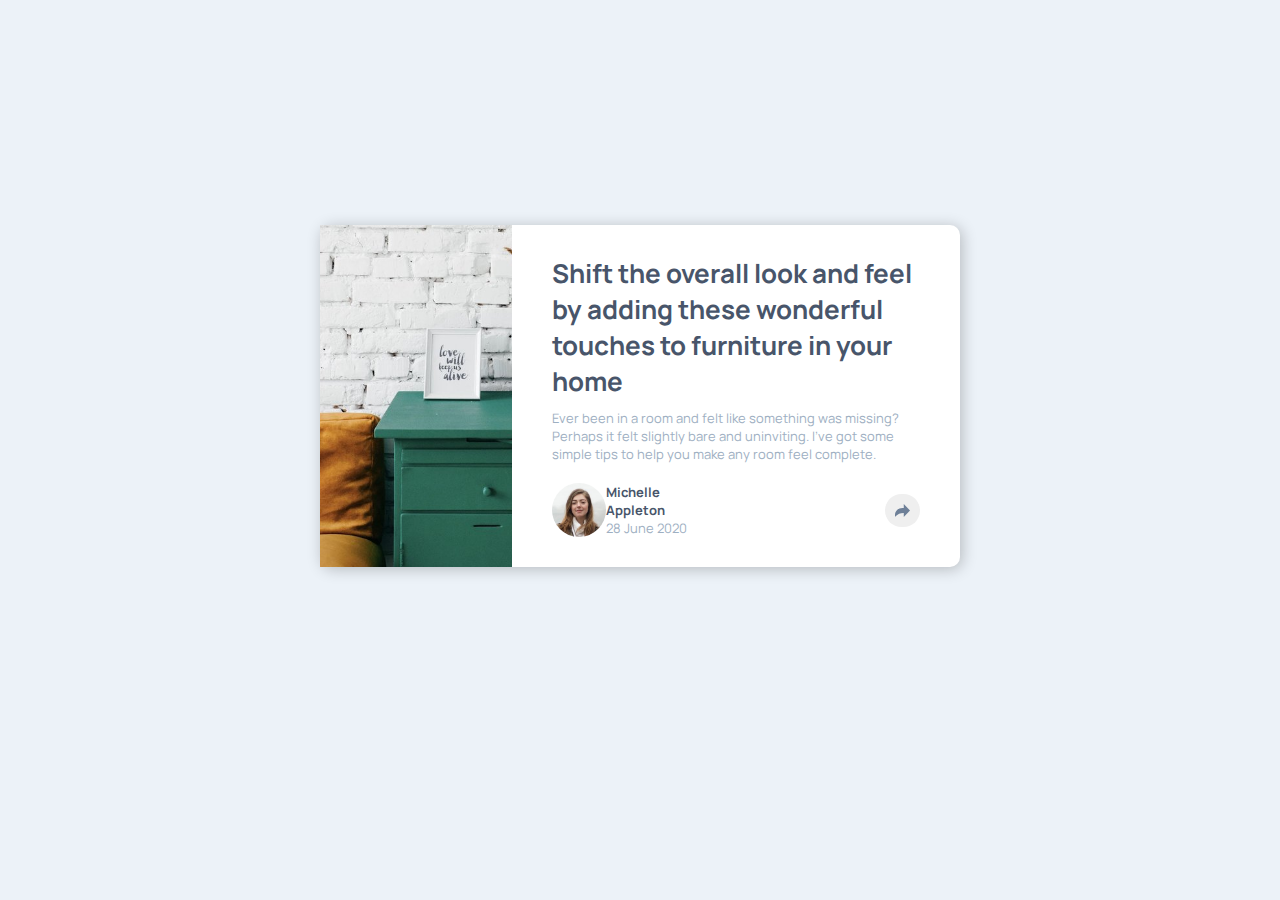
<file: index.html>
<!DOCTYPE html>
<html lang="en">
<head>
    <meta charset="UTF-8">
    <meta name="viewport" content="width=device-width, initial-scale=1.0">
    <title>Tugas PPW Pertemuan 6</title>
    <link rel="stylesheet" href="style/style.css">
    <link rel="preconnect" href="https://fonts.googleapis.com">
    <link rel="preconnect" href="https://fonts.gstatic.com" crossorigin>
    <link href="https://fonts.googleapis.com/css2?family=Manrope:wght@200..800&display=swap" rel="stylesheet">
</head>
<body>
    <main>
        <img class  ="decoration" src="image/drawers.jpg" alt="drawer-image">
        <aside>
            <article>
                <h1>Shift the overall look and feel by adding these wonderful touches to furniture in your home</h1>
                <p>Ever been in a room and felt like something was missing? Perhaps it felt slightly bare and uninviting. I've got some simple tips to help you make any room feel complete.</p>
            </article>
            <footer>
                <div class="profile">
                    <img class="profile-picture" src="image/avatar-michelle.jpg" alt="profile-picture">
                    <div class="name-desc">    
                        <p class="name">Michelle Appleton</p>
                        <p class="date">28 June 2020</p>
                    </div>
                </div>
                <div class="share-btn">
                    <button id="show-btn"><img src="image/icon-share.svg" alt="" class="img-btn"></button>
                </div>
            </footer>
            <div class="social-share" id="socmed-share">
                <div class="share-text">S H A R E</div>
                <div class="share-icon">
                    <ul>
                        <li><img src="image/icon-facebook.svg" alt=""></li>
                        <li><img src="image/icon-twitter.svg" alt=""></li>
                        <li><img src="image/icon-pinterest.svg" alt=""></li>
                    </ul>
                    <div class="share-triangle"></div>
                </div>
            </div>
        </aside>
        <script src="script/script.js"></script>
    </main>
</body>
</html>
</file>
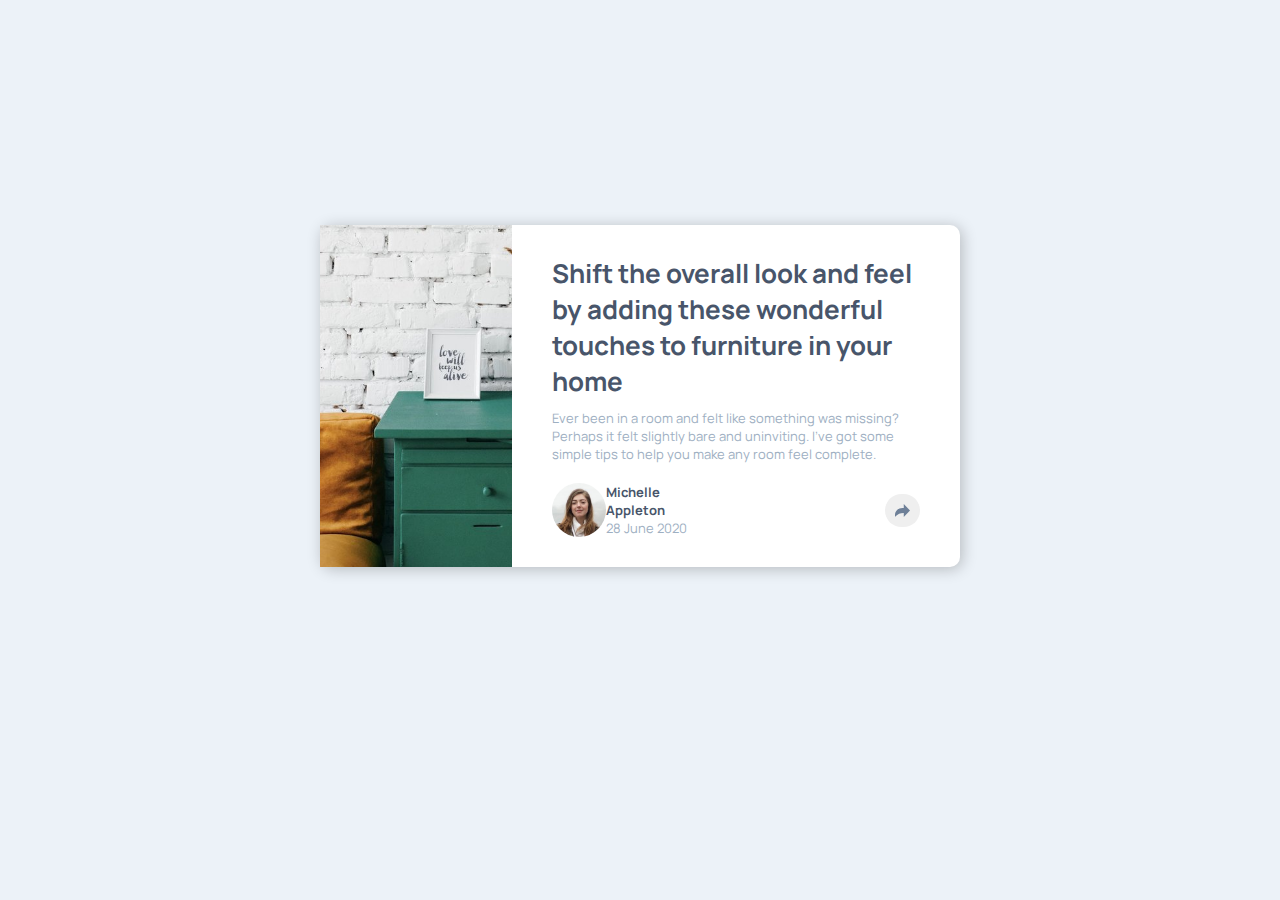
<file: PPW.html>
<!DOCTYPE html>
<html lang="en">
<head>
    <meta charset="UTF-8">
    <meta name="viewport" content="width=device-width, initial-scale=1.0">
    <title>Tugas PPW Pertemuan 6</title>
    <link rel="stylesheet" href="style/style.css">
    <link rel="preconnect" href="https://fonts.googleapis.com">
    <link rel="preconnect" href="https://fonts.gstatic.com" crossorigin>
    <link href="https://fonts.googleapis.com/css2?family=Manrope:wght@200..800&display=swap" rel="stylesheet">
</head>
<body>
    <main>
        <img class  ="decoration" src="image/drawers.jpg" alt="drawer-image">
        <aside>
            <article>
                <h1>Shift the overall look and feel by adding these wonderful touches to furniture in your home</h1>
                <p>Ever been in a room and felt like something was missing? Perhaps it felt slightly bare and uninviting. I've got some simple tips to help you make any room feel complete.</p>
            </article>
            <footer>
                <div class="profile">
                    <img class="profile-picture" src="image/avatar-michelle.jpg" alt="profile-picture">
                    <div class="name-desc">    
                        <p class="name">Michelle Appleton</p>
                        <p class="date">28 June 2020</p>
                    </div>
                </div>
                <div class="share-btn">
                    <button id="show-btn"><img src="image/icon-share.svg" alt="" class="img-btn"></button>
                </div>
            </footer>
            <div class="social-share" id="socmed-share">
                <div class="share-text">S H A R E</div>
                <div class="share-icon">
                    <ul>
                        <li><img src="image/icon-facebook.svg" alt=""></li>
                        <li><img src="image/icon-twitter.svg" alt=""></li>
                        <li><img src="image/icon-pinterest.svg" alt=""></li>
                    </ul>
                    <div class="share-triangle"></div>
                </div>
            </div>
        </aside>
        <script src="script/script.js"></script>
    </main>
</body>
</html>
</file>
<file: style/style.css>
*{
    margin: 0;
    padding: 0;
}
body{
    background-color: hsl(210, 46%, 95%);
    font-family: "Manrope", sans-serif;
    font-size: 13px;
    overflow: hidden;
}

main{
    margin: 25vh auto;
    width:50%;
    display: flex;
    flex-direction: row;
    flex-wrap: nowrap;
    background-color: white;
    /* overflow: hidden; */
    border-radius: 10px;
    box-shadow: 2px 2px 15px rgba(0, 0, 0, 0.237);
    color: hsl(212, 23%, 69%);
}

.decoration{
    height: auto;
    width: 30%;
    object-fit: cover;
    object-position:left;
}

aside{
    padding: 30px 40px;
    display: flex;
    flex-direction:column;
    justify-content: space-evenly;
    height: 100%;
    position: relative;
}

article p{
    margin-top: 10px;
}

footer{
    display: flex;
    justify-content:space-between;
    margin-top: 20px;
    height: fit-content;
}

.profile{
    display: flex;
    align-items: center;
    justify-content: space-between;
    width: 37%;
}

.profile-picture{
    height: 6vh;
    width: auto;
    object-fit: cover;
    border-radius: 50%;
}

.name-desc{
    display: flex;
    justify-content: space-evenly;
    flex-direction: column;
}
h1, .name{
    color: hsl(217, 19%, 35%);
    font-weight: bold;
}

h1{
    font-size: 2em;
}

.share-btn{
    display: flex;
    justify-content: center;
    align-items: center;
}

button img{
    width: 15px;
    height: auto;
    padding: 10px;
}

button{
    border-radius: 25px;
    border: none;
    display: flex;
    justify-content: center;
    align-items: center;
    cursor: pointer;
}

.social-share{
    background-color: hsl(217, 19%, 35%);
    display: none;
    justify-content: space-around;
    position: absolute;
    bottom: 100px;
    right: -40px;
    padding: 10px 20px;
    width: 25vh;
    align-items: center;
    border-radius: 10px ;
    box-shadow: 2px 2px 10px rgba(0, 0, 0, 0.2);
}

.share-icon{
    width: 50%;

}
.share-text{
    font-size: 13px;
}
.share-icon ul{
    display: flex;
    justify-content: space-around;
    width: 100%;
    text-align: center;
}
.share-icon li{
    list-style: none;
    font-size: 2em;
}

.share-triangle{
    position: absolute;
    z-index: 0;
    bottom: -20px;
    width: 0;
    height: 0;
    border-left: 20px solid transparent; 
    border-right: 20px solid transparent;
    border-top: 30px solid hsl(217, 19%, 35%);
}

button.show{
    background-color: hsl(217, 19%, 35%)

}

@media screen and (max-width:600px){
    body{
        font-size: 14px;
        font-weight: 500;
    }
    main{
        margin: 5vh auto;
        flex-wrap: wrap;
        flex-direction: column;
        overflow: hidden;
        width: 80%;
    }
    h1{
        font-size: 1.1em;
    }
    .decoration{
        width: 100%;
        height: 28vh;
        object-position: center;
    }

    footer{
        margin-top: 40px;
    }
    .profile{
        font-size: smaller;
        width: 62%;
    }
    .social-share{
        bottom: 0;
        border-radius: 0;
        right: -60px;
        width: 100%;
        padding: 20px 20px 20px 60px;
        justify-content: flex-start;
    }
    .share-icon ul{
        justify-content: space-evenly;
        width: 80%;
    }
    button.show{
        background-color:  hsl(210, 46%, 95%);
        z-index: 1;
        bottom: -10px;
        position: relative;

    }
}
</file>
